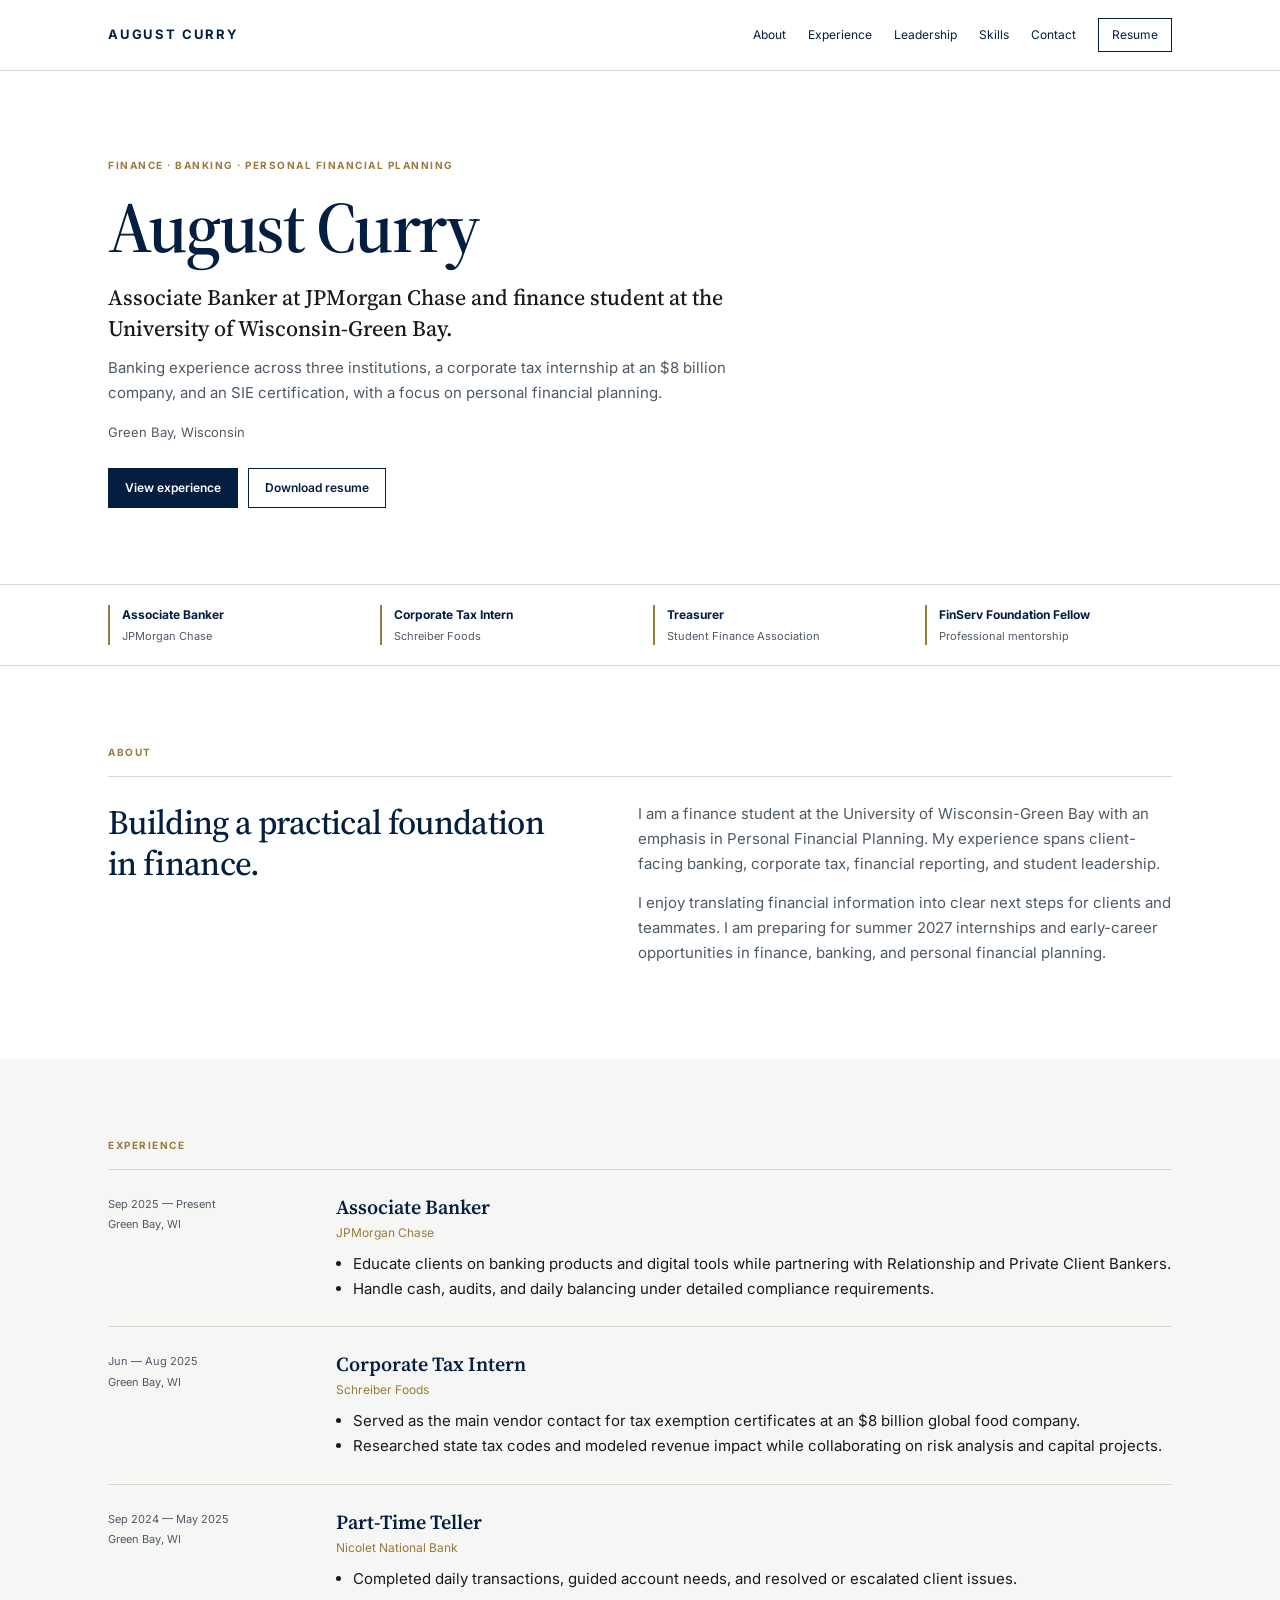
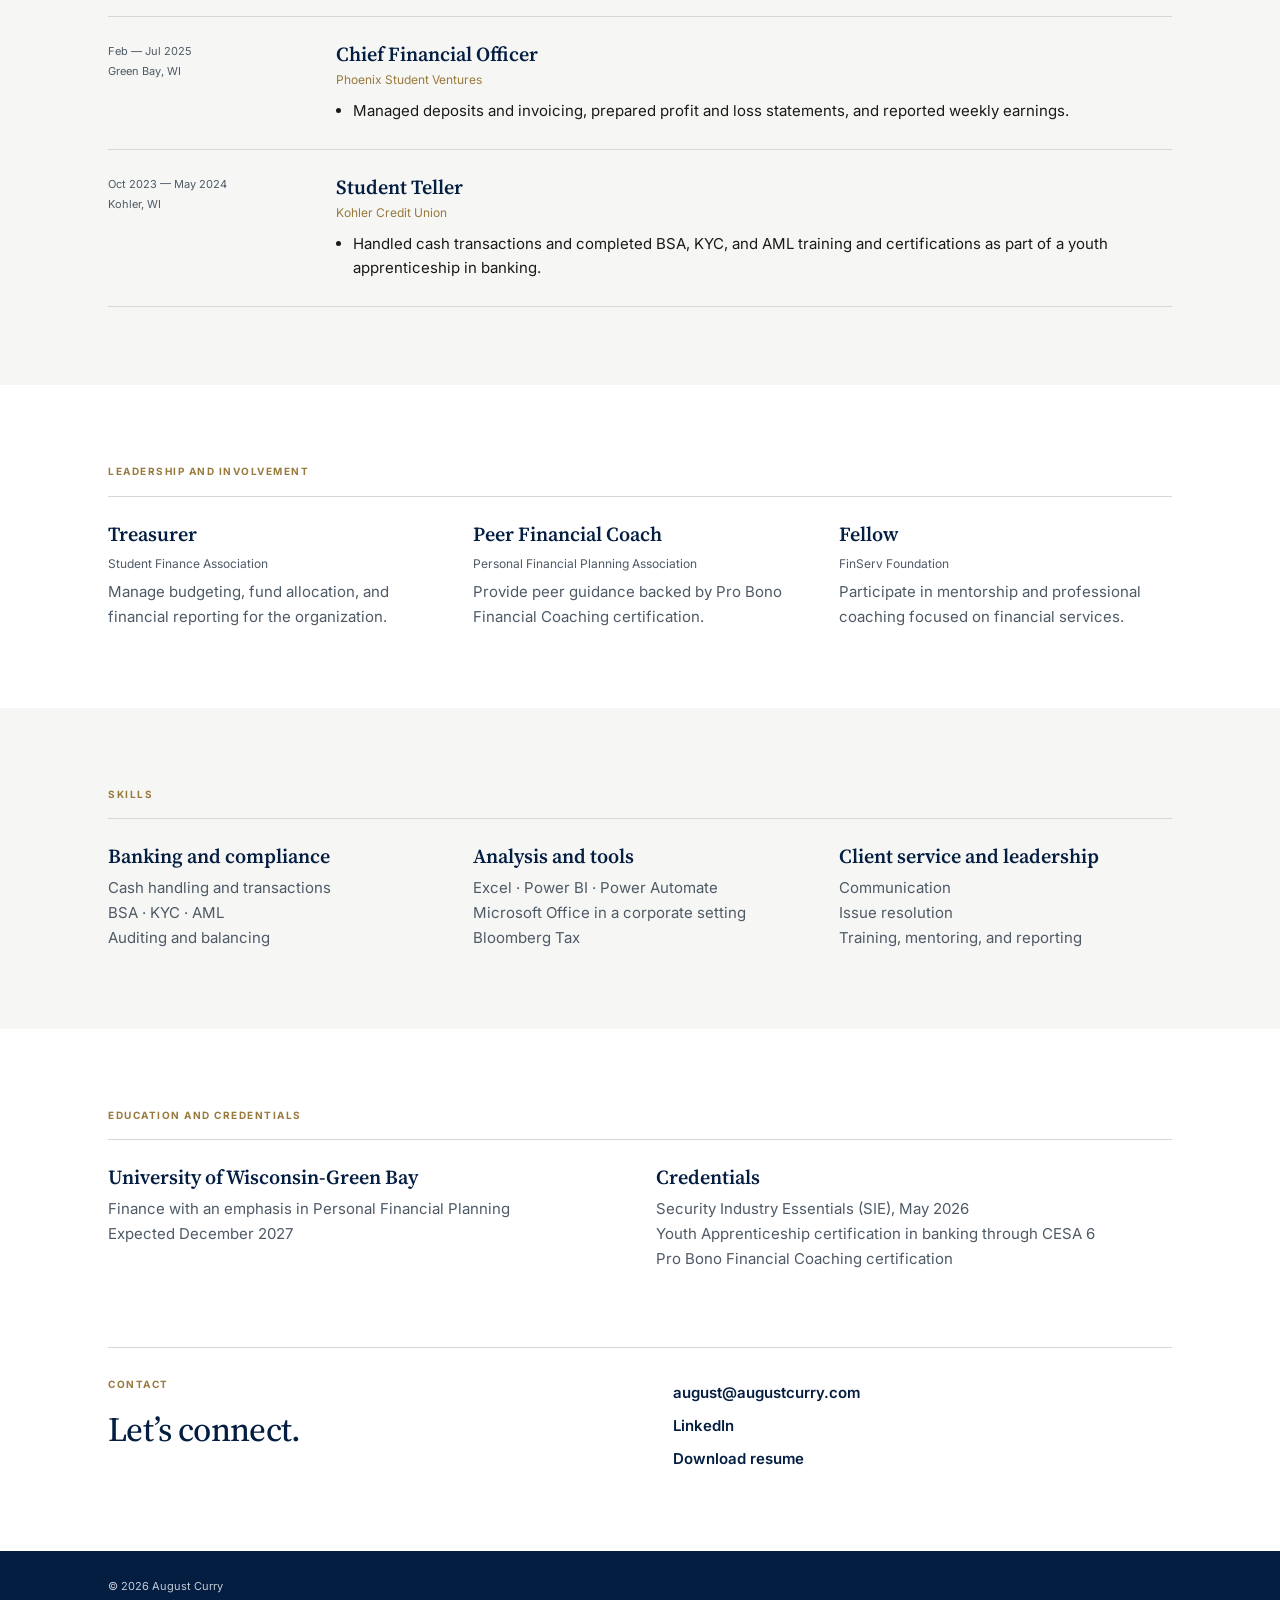
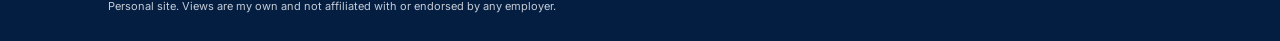
<file: index.html>
<!doctype html>
<html lang="en">
<head>
  <meta charset="utf-8">
  <meta name="viewport" content="width=device-width, initial-scale=1">
  <title>August Curry | Finance Student and Associate Banker</title>
  <meta name="description" content="August Curry is an associate banker at JPMorgan Chase and a finance student at the University of Wisconsin-Green Bay.">
  <link rel="canonical" href="https://augustcurry.com/">
  <meta property="og:title" content="August Curry | Finance Student and Associate Banker">
  <meta property="og:description" content="Professional profile, experience, leadership, and credentials for August Curry.">
  <meta property="og:url" content="https://augustcurry.com/">
  <meta property="og:type" content="website">
  <meta name="twitter:card" content="summary">
  <link rel="preconnect" href="https://fonts.googleapis.com">
  <link rel="preconnect" href="https://fonts.gstatic.com" crossorigin>
  <link href="https://fonts.googleapis.com/css2?family=Inter:wght@400;500;600;700&family=Source+Serif+4:opsz,wght@8..60,500;8..60,600&display=swap" rel="stylesheet">
  <link rel="stylesheet" href="styles.css">
</head>
<body>
  <header class="site-header">
    <div class="wrap nav-wrap">
      <a class="wordmark" href="#top">AUGUST CURRY</a>
      <nav aria-label="Primary navigation">
        <a href="#about">About</a>
        <a href="#experience">Experience</a>
        <a href="#leadership">Leadership</a>
        <a href="#skills">Skills</a>
        <a href="#contact">Contact</a>
        <a class="nav-button" href="resume.html">Resume</a>
      </nav>
    </div>
  </header>

  <main id="top">
    <section class="hero wrap">
      <div class="hero-copy">
        <p class="eyebrow">Finance · Banking · Personal financial planning</p>
        <h1>August Curry</h1>
        <p class="hero-title">Associate Banker at JPMorgan Chase and finance student at the University of Wisconsin-Green Bay.</p>
        <p class="hero-summary">Banking experience across three institutions, a corporate tax internship at an $8 billion company, and an SIE certification, with a focus on personal financial planning.</p>
        <p class="location">Green Bay, Wisconsin</p>
        <div class="actions">
          <a class="button button-primary" href="#experience">View experience</a>
          <a class="button button-secondary" href="assets/resume.pdf" download>Download resume</a>
        </div>
      </div>
    </section>

    <section class="proof-band" aria-label="Credentials">
      <div class="wrap proof-grid">
        <div><strong>Associate Banker</strong><span>JPMorgan Chase</span></div>
        <div><strong>Corporate Tax Intern</strong><span>Schreiber Foods</span></div>
        <div><strong>Treasurer</strong><span>Student Finance Association</span></div>
        <div><strong>FinServ Foundation Fellow</strong><span>Professional mentorship</span></div>
      </div>
    </section>

    <section id="about" class="section wrap">
      <p class="section-label">About</p>
      <div class="section-grid">
        <h2>Building a practical foundation in finance.</h2>
        <div class="prose">
          <p>I am a finance student at the University of Wisconsin-Green Bay with an emphasis in Personal Financial Planning. My experience spans client-facing banking, corporate tax, financial reporting, and student leadership.</p>
          <p>I enjoy translating financial information into clear next steps for clients and teammates. I am preparing for summer 2027 internships and early-career opportunities in finance, banking, and personal financial planning.</p>
        </div>
      </div>
    </section>

    <section id="experience" class="section section-muted">
      <div class="wrap">
        <p class="section-label">Experience</p>
        <div class="timeline">
          <article class="role">
            <div class="role-meta"><span>Sep 2025 — Present</span><span>Green Bay, WI</span></div>
            <div><h3>Associate Banker</h3><p class="company">JPMorgan Chase</p><ul><li>Educate clients on banking products and digital tools while partnering with Relationship and Private Client Bankers.</li><li>Handle cash, audits, and daily balancing under detailed compliance requirements.</li></ul></div>
          </article>
          <article class="role">
            <div class="role-meta"><span>Jun — Aug 2025</span><span>Green Bay, WI</span></div>
            <div><h3>Corporate Tax Intern</h3><p class="company">Schreiber Foods</p><ul><li>Served as the main vendor contact for tax exemption certificates at an $8 billion global food company.</li><li>Researched state tax codes and modeled revenue impact while collaborating on risk analysis and capital projects.</li></ul></div>
          </article>
          <article class="role">
            <div class="role-meta"><span>Sep 2024 — May 2025</span><span>Green Bay, WI</span></div>
            <div><h3>Part-Time Teller</h3><p class="company">Nicolet National Bank</p><ul><li>Completed daily transactions, guided account needs, and resolved or escalated client issues.</li></ul></div>
          </article>
          <article class="role">
            <div class="role-meta"><span>Feb — Jul 2025</span><span>Green Bay, WI</span></div>
            <div><h3>Chief Financial Officer</h3><p class="company">Phoenix Student Ventures</p><ul><li>Managed deposits and invoicing, prepared profit and loss statements, and reported weekly earnings.</li></ul></div>
          </article>
          <article class="role">
            <div class="role-meta"><span>Oct 2023 — May 2024</span><span>Kohler, WI</span></div>
            <div><h3>Student Teller</h3><p class="company">Kohler Credit Union</p><ul><li>Handled cash transactions and completed BSA, KYC, and AML training and certifications as part of a youth apprenticeship in banking.</li></ul></div>
          </article>
        </div>
      </div>
    </section>

    <section id="leadership" class="section wrap">
      <p class="section-label">Leadership and involvement</p>
      <div class="leadership-grid">
        <article><h3>Treasurer</h3><p class="company">Student Finance Association</p><p>Manage budgeting, fund allocation, and financial reporting for the organization.</p></article>
        <article><h3>Peer Financial Coach</h3><p class="company">Personal Financial Planning Association</p><p>Provide peer guidance backed by Pro Bono Financial Coaching certification.</p></article>
        <article><h3>Fellow</h3><p class="company">FinServ Foundation</p><p>Participate in mentorship and professional coaching focused on financial services.</p></article>
      </div>
    </section>

    <section id="skills" class="section section-muted">
      <div class="wrap">
        <p class="section-label">Skills</p>
        <div class="skills-grid">
          <div><h3>Banking and compliance</h3><p>Cash handling and transactions<br>BSA · KYC · AML<br>Auditing and balancing</p></div>
          <div><h3>Analysis and tools</h3><p>Excel · Power BI · Power Automate<br>Microsoft Office in a corporate setting<br>Bloomberg Tax</p></div>
          <div><h3>Client service and leadership</h3><p>Communication<br>Issue resolution<br>Training, mentoring, and reporting</p></div>
        </div>
      </div>
    </section>

    <section id="contact" class="section wrap">
      <p class="section-label">Education and credentials</p>
      <div class="credentials">
        <div><h3>University of Wisconsin-Green Bay</h3><p>Finance with an emphasis in Personal Financial Planning<br>Expected December 2027</p></div>
        <div><h3>Credentials</h3><p>Security Industry Essentials (SIE), May 2026<br>Youth Apprenticeship certification in banking through CESA 6<br>Pro Bono Financial Coaching certification</p></div>
      </div>
      <div class="contact-block">
        <div><p class="section-label">Contact</p><h2>Let’s connect.</h2></div>
        <div><a href="mailto:august@augustcurry.com">august@augustcurry.com</a><a href="https://www.linkedin.com/in/august-curry/" rel="me">LinkedIn</a><a href="assets/resume.pdf" download>Download resume</a></div>
      </div>
    </section>
  </main>

  <footer class="site-footer"><div class="wrap"><p>© 2026 August Curry</p><p>Personal site. Views are my own and not affiliated with or endorsed by any employer.</p></div></footer>
</body>
</html>
</file>
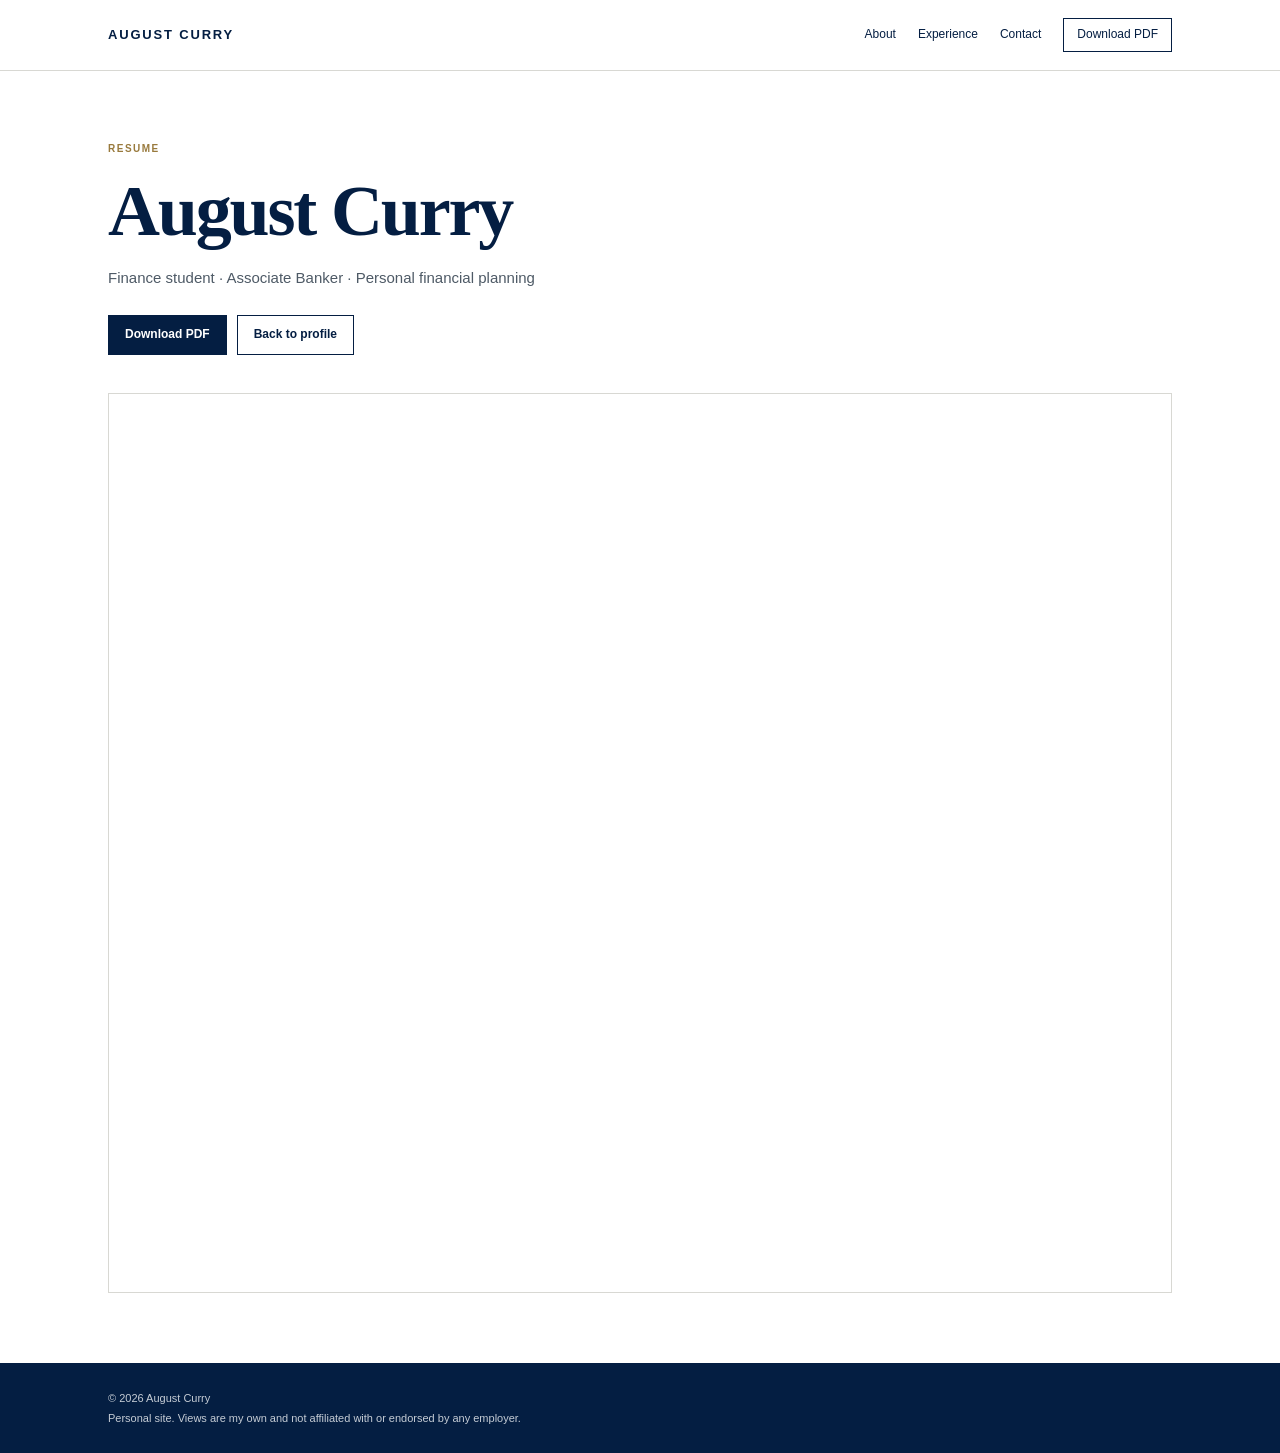
<file: resume.html>
<!doctype html>
<html lang="en">
<head>
  <meta charset="utf-8">
  <meta name="viewport" content="width=device-width, initial-scale=1">
  <title>Resume | August Curry</title>
  <meta name="description" content="Resume for August Curry, finance student and associate banker.">
  <link rel="canonical" href="https://augustcurry.com/resume.html">
  <link rel="stylesheet" href="styles.css">
</head>
<body>
  <header class="site-header"><div class="wrap nav-wrap"><a class="wordmark" href="index.html">AUGUST CURRY</a><nav aria-label="Primary navigation"><a href="index.html#about">About</a><a href="index.html#experience">Experience</a><a href="index.html#contact">Contact</a><a class="nav-button" href="assets/resume.pdf" download>Download PDF</a></nav></div></header>
  <main class="resume-page wrap"><p class="section-label">Resume</p><h1>August Curry</h1><p class="lead">Finance student · Associate Banker · Personal financial planning</p><div class="resume-actions"><a class="button button-primary" href="assets/resume.pdf" download>Download PDF</a><a class="button button-secondary" href="index.html">Back to profile</a></div><iframe title="August Curry resume" src="assets/resume.pdf"></iframe></main>
  <footer class="site-footer"><div class="wrap"><p>© 2026 August Curry</p><p>Personal site. Views are my own and not affiliated with or endorsed by any employer.</p></div></footer>
</body>
</html>
</file>
<file: styles.css>
:root{--navy:#041e42;--ink:#1a1a1a;--slate:#4e5a66;--bronze:#997a3d;--line:#d8d8d3;--muted:#f6f6f4;--serif:"Source Serif 4",Georgia,serif;--sans:Inter,Arial,sans-serif}
*{box-sizing:border-box}body{margin:0;color:var(--ink);font:15px/1.65 var(--sans);background:#fff}a{color:inherit;text-decoration:none;border-bottom:1px solid transparent}a:hover{border-color:var(--bronze)}.wrap{max-width:1120px;margin:auto;padding-left:28px;padding-right:28px}.site-header{background:#fff;color:var(--navy);border-bottom:1px solid var(--line)}.nav-wrap{min-height:70px;display:flex;align-items:center;justify-content:space-between;gap:24px}.wordmark{font-size:13px;letter-spacing:.14em;font-weight:700;border:0}.site-header nav{display:flex;align-items:center;gap:22px;font-size:12px}.nav-button{border:1px solid var(--navy);padding:6px 13px}.hero{padding-top:86px;padding-bottom:76px}.hero-copy{max-width:760px}.eyebrow,.section-label{color:var(--bronze);font-size:10px;letter-spacing:.15em;text-transform:uppercase;font-weight:700;margin:0 0 16px}.hero h1,.resume-page h1{font:600 clamp(45px,7vw,72px)/1.04 var(--serif);margin:0 0 18px;color:var(--navy);letter-spacing:-.03em}.hero-title{font:500 22px/1.4 var(--serif);max-width:680px;margin:0 0 12px}.hero-summary{color:var(--slate);max-width:650px;margin:0}.location{font-size:13px;color:var(--slate);margin:17px 0}.actions,.resume-actions{display:flex;gap:10px;flex-wrap:wrap;margin-top:24px}.button{display:inline-block;padding:9px 16px;font-size:12px;font-weight:600}.button-primary{background:var(--navy);color:#fff;border:1px solid var(--navy)}.button-secondary{color:var(--navy);border:1px solid var(--navy)}.proof-band{background:#fff;color:var(--ink);border-top:1px solid var(--line);border-bottom:1px solid var(--line)}.proof-grid{display:grid;grid-template-columns:repeat(4,1fr);gap:25px;padding-top:20px;padding-bottom:20px}.proof-grid div{border-left:2px solid var(--bronze);padding-left:12px}.proof-grid strong,.proof-grid span{display:block}.proof-grid strong{font-size:12px;color:var(--navy)}.proof-grid span{font-size:11px;color:var(--slate);margin-top:2px}.section{padding-top:78px;padding-bottom:78px}.section-muted{background:var(--muted)}.section-grid{display:grid;grid-template-columns:1fr 1.15fr;gap:65px;border-top:1px solid var(--line);padding-top:25px}.section h2,.contact-block h2{font:500 34px/1.2 var(--serif);color:var(--navy);margin:0;letter-spacing:-.02em}.prose{max-width:560px;color:var(--slate)}.prose p{margin:0 0 15px}.timeline{border-top:1px solid var(--line)}.role{display:grid;grid-template-columns:190px 1fr;gap:38px;padding:25px 0;border-bottom:1px solid var(--line)}.role-meta{font-size:11px;color:var(--slate);display:flex;flex-direction:column;gap:2px}.role h3,.leadership-grid h3,.skills-grid h3,.credentials h3{margin:0;font:600 20px/1.25 var(--serif);color:var(--navy)}.company{color:var(--bronze);font-size:12px;margin:3px 0 9px}.role ul{margin:0;padding-left:17px}.leadership-grid,.skills-grid,.credentials{display:grid;grid-template-columns:repeat(3,1fr);gap:32px;border-top:1px solid var(--line);padding-top:25px}.leadership-grid p,.skills-grid p,.credentials p{color:var(--slate);margin:7px 0 0}.credentials{grid-template-columns:1fr 1fr;margin-bottom:76px}.contact-block{border-top:1px solid var(--line);padding-top:28px;display:grid;grid-template-columns:1fr 1fr;gap:65px}.contact-block>div:last-child{display:flex;flex-direction:column;align-items:flex-start;gap:7px;padding-top:5px;color:var(--navy);font-weight:600}.site-footer{background:var(--navy);color:#c5ccd5;font-size:11px;padding:24px 0}.site-footer p{margin:2px 0}.resume-page{padding-top:70px;padding-bottom:70px}.resume-page .lead{color:var(--slate)}.resume-page iframe{display:block;width:100%;height:900px;border:1px solid var(--line);margin-top:38px}@media(max-width:760px){.nav-wrap{align-items:flex-start;padding-top:18px;padding-bottom:18px;flex-direction:column}.site-header nav{gap:13px;flex-wrap:wrap}.hero{padding-top:65px;padding-bottom:60px}.proof-grid,.section-grid,.role,.leadership-grid,.skills-grid,.credentials,.contact-block{grid-template-columns:1fr;gap:20px}.role-meta{display:block}.role-meta span+span{margin-left:12px}.section{padding-top:58px;padding-bottom:58px}.credentials{margin-bottom:58px}.contact-block{gap:20px}.contact-block>div:last-child{padding-top:0}.resume-page iframe{height:650px}}
</file>
